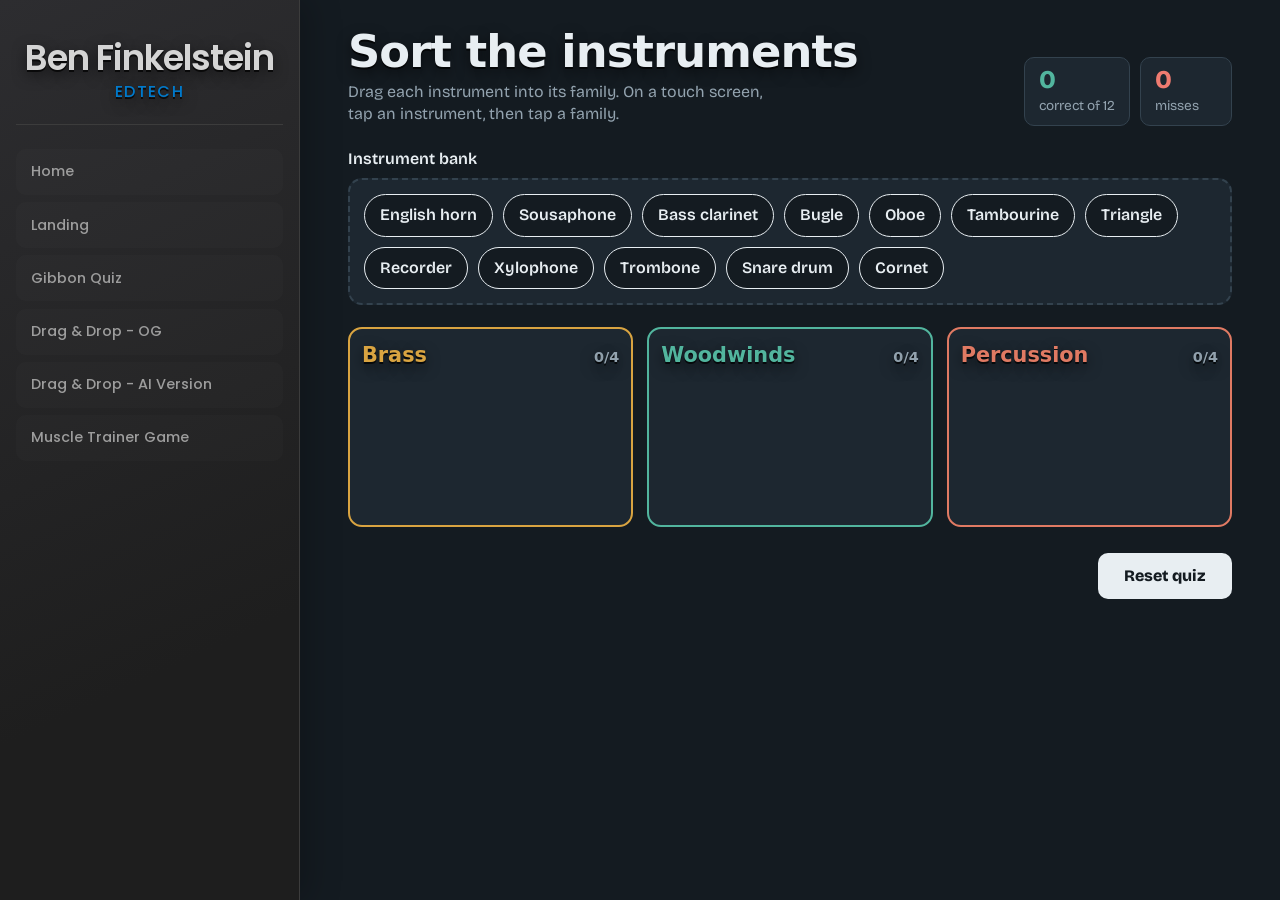
<file: drag-ai/index.html>
<!DOCTYPE html>
<html lang="en">
<head>
<meta charset="utf-8">
<meta name="viewport" content="width=device-width, initial-scale=1, viewport-fit=cover">
<script src="../Sidebar.JS" defer></script>
<title>Sort the Instruments</title>
<link href="https://fonts.googleapis.com/css2?family=Bricolage+Grotesque:wght@400;600;800&display=swap" rel="stylesheet">
  <link rel="stylesheet" href="../style.css">
<link rel="stylesheet" href="drag-ai.css">
</head>
<body>
<main>
  <header>
    <div>
      <h1>Sort the instruments</h1>
      <p class="sub">Drag each instrument into its family. On a touch screen, tap an instrument, then tap a family.</p>
    </div>
    <div class="score" aria-live="polite">
      <div class="stat good"><b id="correct">0</b><span>correct of <span id="total">12</span></span></div>
      <div class="stat bad"><b id="wrong">0</b><span>misses</span></div>
    </div>
  </header>

  <p class="bank-title">Instrument bank</p>
  <div class="bank" id="bank" data-zone="bank"></div>

  <div class="zones" id="zones"></div>

  <div class="bar">
    <p id="msg" aria-live="polite"></p>
    <button class="reset" id="reset" type="button">Reset quiz</button>
  </div>
</main>

<script>

const POOL = {
  Brass: ["Trumpet","Trombone","French horn","Tuba","Cornet","Euphonium","Flugelhorn","Bugle","Sousaphone"],
  Woodwinds: ["Flute","Clarinet","Oboe","Bassoon","Saxophone","Piccolo","English horn","Recorder","Bass clarinet"],
  Percussion: ["Snare drum","Xylophone","Timpani","Cymbals","Triangle","Marimba","Tambourine","Glockenspiel","Bass drum"]
};
const CATS = ["Brass","Woodwinds","Percussion"];
const PER_CAT = 4;

const bank = document.getElementById("bank");
const zonesEl = document.getElementById("zones");
const msg = document.getElementById("msg");
let correct = 0, wrong = 0, selected = null;

function shuffle(a){
  a = a.slice();
  for(let i=a.length-1;i>0;i--){const j=Math.floor(Math.random()*(i+1));[a[i],a[j]]=[a[j],a[i]];}
  return a;
}

function buildZones(){
  zonesEl.innerHTML = "";
  CATS.forEach(cat=>{
    const z = document.createElement("div");
    z.className = "zone"; z.dataset.cat = cat; z.dataset.zone = cat;
    z.innerHTML = `<h2>${cat}<small><span class="n">0</span>/${PER_CAT}</small></h2><div class="items"></div>`;
    zonesEl.appendChild(z);
  });
}

function newRound(){
  correct = 0; wrong = 0; selected = null;
  msg.textContent = "";
  buildZones();
  bank.innerHTML = "";
  const picks = [];
  CATS.forEach(cat=>shuffle(POOL[cat]).slice(0,PER_CAT).forEach(name=>picks.push({name,cat})));
  shuffle(picks).forEach(p=>{
    const c = document.createElement("button");
    c.type = "button"; c.className = "chip"; c.draggable = true;
    c.textContent = p.name; c.dataset.cat = p.cat;
    bank.appendChild(c);
  });
  document.getElementById("total").textContent = picks.length;
  updateScore();
}

function updateScore(){
  document.getElementById("correct").textContent = correct;
  document.getElementById("wrong").textContent = wrong;
}

function attempt(chip, zone){
  if(!chip || !zone || chip.classList.contains("locked")) return;
  const cat = zone.dataset.cat;
  if(!cat) return;
  chip.classList.remove("selected"); selected = null;
  if(chip.dataset.cat === cat){
    chip.classList.add("locked"); chip.draggable = false; chip.disabled = true;
    zone.querySelector(".items").appendChild(chip);
    zone.querySelector(".n").textContent = zone.querySelectorAll(".chip").length;
    correct++;
    msg.textContent = "Yes, " + chip.textContent + " is " + cat.toLowerCase() + ".";
    if(correct === +document.getElementById("total").textContent){
      msg.textContent = wrong === 0
        ? "Perfect score. No misses."
        : "All sorted, with " + wrong + (wrong === 1 ? " miss." : " misses.");
    }
  } else {
    wrong++;
    msg.textContent = chip.textContent + " doesn’t belong in " + cat + ". Try again.";
    chip.classList.remove("shake"); void chip.offsetWidth; chip.classList.add("shake");
    setTimeout(()=>chip.classList.remove("shake"),400);
  }
  updateScore();
}

/* Mouse drag and drop */
let dragged = null;
document.addEventListener("dragstart",e=>{
  const c = e.target.closest(".chip");
  if(!c || c.classList.contains("locked")) return;
  dragged = c; c.classList.add("dragging");
  e.dataTransfer.effectAllowed = "move";
  e.dataTransfer.setData("text/plain", c.textContent);
});
document.addEventListener("dragend",()=>{
  if(dragged) dragged.classList.remove("dragging");
  dragged = null;
  document.querySelectorAll(".over").forEach(z=>z.classList.remove("over"));
});
zonesEl.addEventListener("dragover",e=>{
  const z = e.target.closest(".zone");
  if(z){e.preventDefault(); z.classList.add("over");}
});
zonesEl.addEventListener("dragleave",e=>{
  const z = e.target.closest(".zone");
  if(z && !z.contains(e.relatedTarget)) z.classList.remove("over");
});
zonesEl.addEventListener("drop",e=>{
  e.preventDefault();
  const z = e.target.closest(".zone");
  if(z) z.classList.remove("over");
  attempt(dragged, z);
});

/* Tap or keyboard: select a chip, then choose a family */
bank.addEventListener("click",e=>{
  const c = e.target.closest(".chip");
  if(!c) return;
  if(selected) selected.classList.remove("selected");
  if(selected === c){selected = null; return;}
  selected = c; c.classList.add("selected");
  msg.textContent = "Now choose a family for " + c.textContent + ".";
});
zonesEl.addEventListener("click",e=>{
  const z = e.target.closest(".zone");
  if(z && selected) attempt(selected, z);
});

document.getElementById("reset").addEventListener("click",newRound);
newRound();
</script>
</body>
</html>
</file>
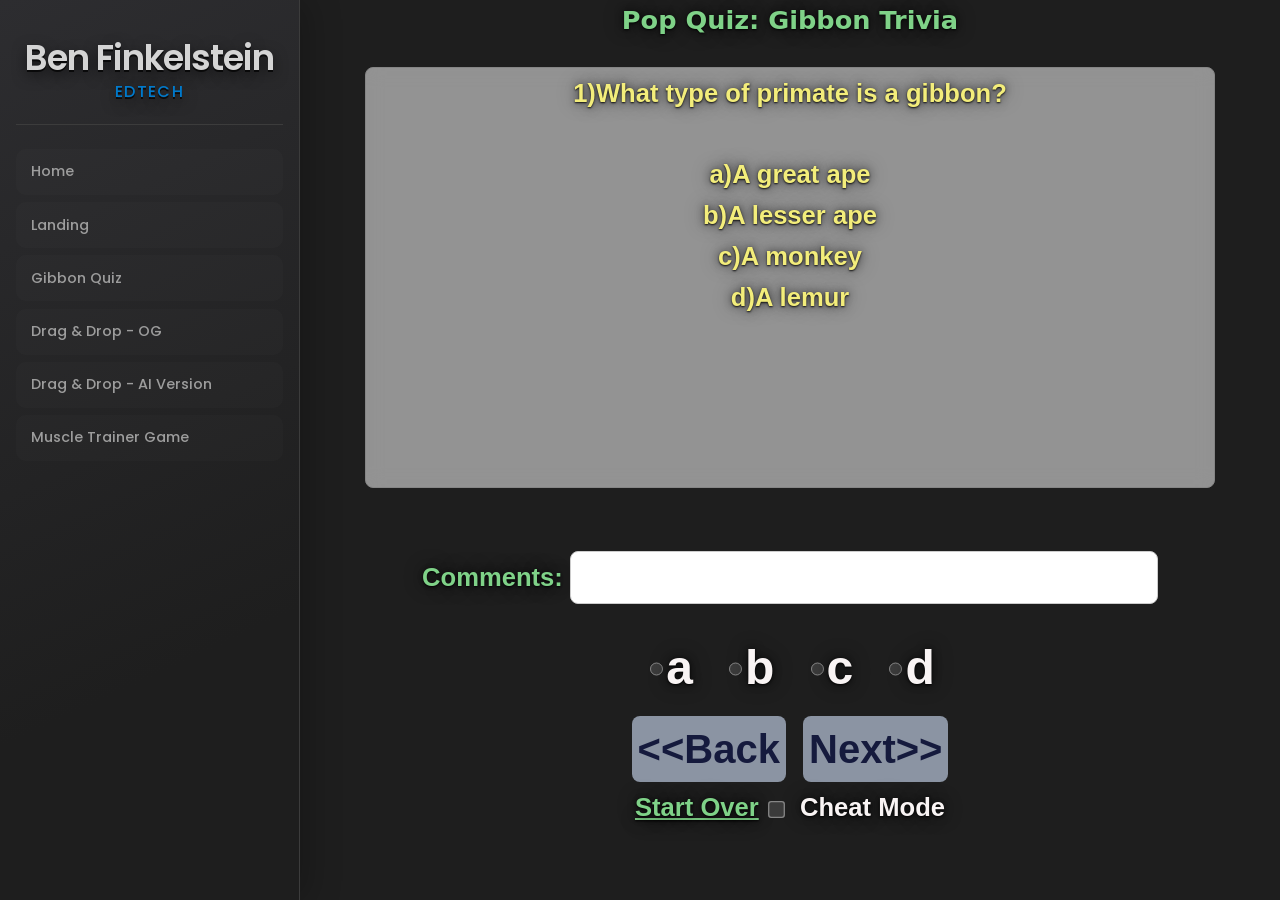
<file: gibbon-quiz/index.html>
<!DOCTYPE html>
<html lang="en">

<head>
  <meta charset="UTF-8">
  <link rel="stylesheet" href="../style.css">
  <link rel="stylesheet" href="quizcontainer.css">
  <script src="../Sidebar.JS" defer></script>
  <meta name="viewport" content="width=device-width, initial-scale=1.0">
  <title>GibbonQuiz</title>
</head>

<body>
  <div class="quiz-container">
    <table border="0" cellspacing="0" cellpadding="0" width="100%">
      <tr>
        <td width="50%">
          <form method="POST" name="instantquiz">
            <table border="0" width="100%" cellspacing="0" cellpadding="0">
              <caption><strong>Pop Quiz: Gibbon Trivia</strong></caption>
              <tr>
                <td width="100%">
                  <div align="center">
                    <center>
                      <p>
                        <textarea rows="10" name="thequestion" align="center" cols="69" wrap="virtual" readonly></textarea>
                      </p>
                </td>
              </tr>
              <tr align="center">
                <td width="50%">
                  <div align="center">
                    <center>
                      <p><strong>Comments: </strong>
                        <input type="text" name="thesolution" size="35" readonly>
                </td>
              </tr>
              <tr align="center">
                <td width="100%">
                  <div align="center">
                      <label><input type="radio" name="theresponse" value="a" onClick="responses()"> a</label>
                      <label><input type="radio" name="theresponse" value="b" onClick="responses()"> b</label>
                      <label><input type="radio" name="theresponse" value="c" onClick="responses()"> c</label>
                      <label><input type="radio" name="theresponse" value="d" onClick="responses()"> d</label>
                      <br>
                        <input type="button" value="&lt;&lt;Back" name="B1" onClick="goBack()"> 
                        <input type="button" value="Next&gt;&gt;" name="B2" onClick="goNext()">
                      <br>
                      <small>
                        <a href="#"
                          onClick="whichone=1; answered=new Array(); generatequestions(); document.instantquiz.thesolution.value=''; return false;">Start Over</a>
                      </small>
                      <input type="checkbox" name="cmode" value="ON"> <small>Cheat Mode</small>
                </td>
              </tr>
            </table>
          </form>
        </td>
      </tr>
    </table>
  </div>

  </script>
  <!-- 1. Load your questions/answers file FIRST so total, question, choice1..., solution
        and compliments exist before the quiz code runs. Use your real filename. -->
  <script language="JavaScript1.1" src="pop.js"></script>

  <!-- 2. Quiz code. This must come AFTER the form in the page. -->
  <script language="JavaScript1.1">
    // Which question is currently showing (starts at question 1)
    var whichone = 1
    //Locks answer selection after user has answered a question
    var answered = new Array()

    // Enables or disables all four bubbles at once
    //does this even work lol
    function setRadiosDisabled(state) {
      var radios = document.instantquiz.theresponse
      for (var i = 0; i < radios.length; i++) {
        radios[i].disabled = state
      }
    }
    // Shortcut to the question textarea
    var tempmn = document.instantquiz.thequestion

    // Returns the letter of the checked radio button ("a"-"d"), or null if none is checked
    function getSelectedResponse() {
      var radios = document.instantquiz.theresponse
      for (var i = 0; i < radios.length; i++) {
        if (radios[i].checked) return radios[i].value
      }
      return null
    }

    // Unchecks all radio buttons (replaces the old dropdown reset)
    function clearResponse() {
      var radios = document.instantquiz.theresponse
      for (var i = 0; i < radios.length; i++) {
        radios[i].checked = false
      }
    }

    // "<<Back" button: previous question, never below 1
    function goBack() {
      if (whichone > 1) {
        whichone--
        generatequestions()
      }
    }

    // "Next>>" button: next question, up to one past the last (the "End of quiz" screen)
    function goNext() {
      if (whichone <= total) {
        whichone++
        generatequestions()
      }
    }

    // Draws the current question and its four choices into the textarea
    function generatequestions() {
      // Uncheck all bubbles and unlock them (they may have been locked on the last question)
      clearResponse()
      setRadiosDisabled(false)

      // Clear the feedback box, unless Cheat Mode is on and we're on a real question
      if (!document.instantquiz.cmode.checked || whichone >= total + 1 || whichone <= 0)
        document.instantquiz.thesolution.value = ''

      if (whichone >= total + 1) {
        // Past the last question: show the ending message and lock the bubbles
        tempmn.value = "End of quiz"
        setRadiosDisabled(true)
      } else {
        tempmn.value = whichone + ")" + question[whichone] + "\n\n" +
          "a)" + eval('choice' + whichone + '[1]') + "\n" +
          "b)" + eval('choice' + whichone + '[2]') + "\n" +
          "c)" + eval('choice' + whichone + '[3]') + "\n" +
          "d)" + eval('choice' + whichone + '[4]')

        if (document.instantquiz.cmode.checked)
          document.instantquiz.thesolution.value = solution[whichone]

        // If this question was already answered, restore the old choice and keep it locked
        var saved = answered[whichone]
        if (saved) {
          var radios = document.instantquiz.theresponse
          for (var i = 0; i < radios.length; i++) {
            if (radios[i].value == saved.choice) radios[i].checked = true
          }
          document.instantquiz.thesolution.value = saved.feedback
          setRadiosDisabled(true)
        }
      }
    }

    // Runs when a radio button is clicked: checks the answer and shows feedback
    function responses() {
      var chosen = getSelectedResponse()

      // Nothing selected, End of quiz screen, or already answered: do nothing
      if (chosen === null || whichone > total || answered[whichone]) return

      var message
      if (chosen != solution[whichone])
        message = "Sorry, the correct answer is " + solution[whichone]
      else
        message = compliments[Math.floor(Math.random() * compliments.length)]

      document.instantquiz.thesolution.value = message

      // Save the result and lock the bubbles so there's no second try
      answered[whichone] = { choice: chosen, feedback: message }
      setRadiosDisabled(true)
    }

    // Next button should only advances if an answer has been selected
    function goNext() {
      // Already on the "End of quiz" screen: nothing left to advance to
      if (whichone > total) return

      if (getSelectedResponse() === null) {
        document.instantquiz.thesolution.value = "Please select an answer before continuing."
        return
      }
      whichone++
      generatequestions()
    }
    generatequestions()
  </script>

  </script>
  <script src="script.js"></script>
  </div>
</body>

</html>
</file>
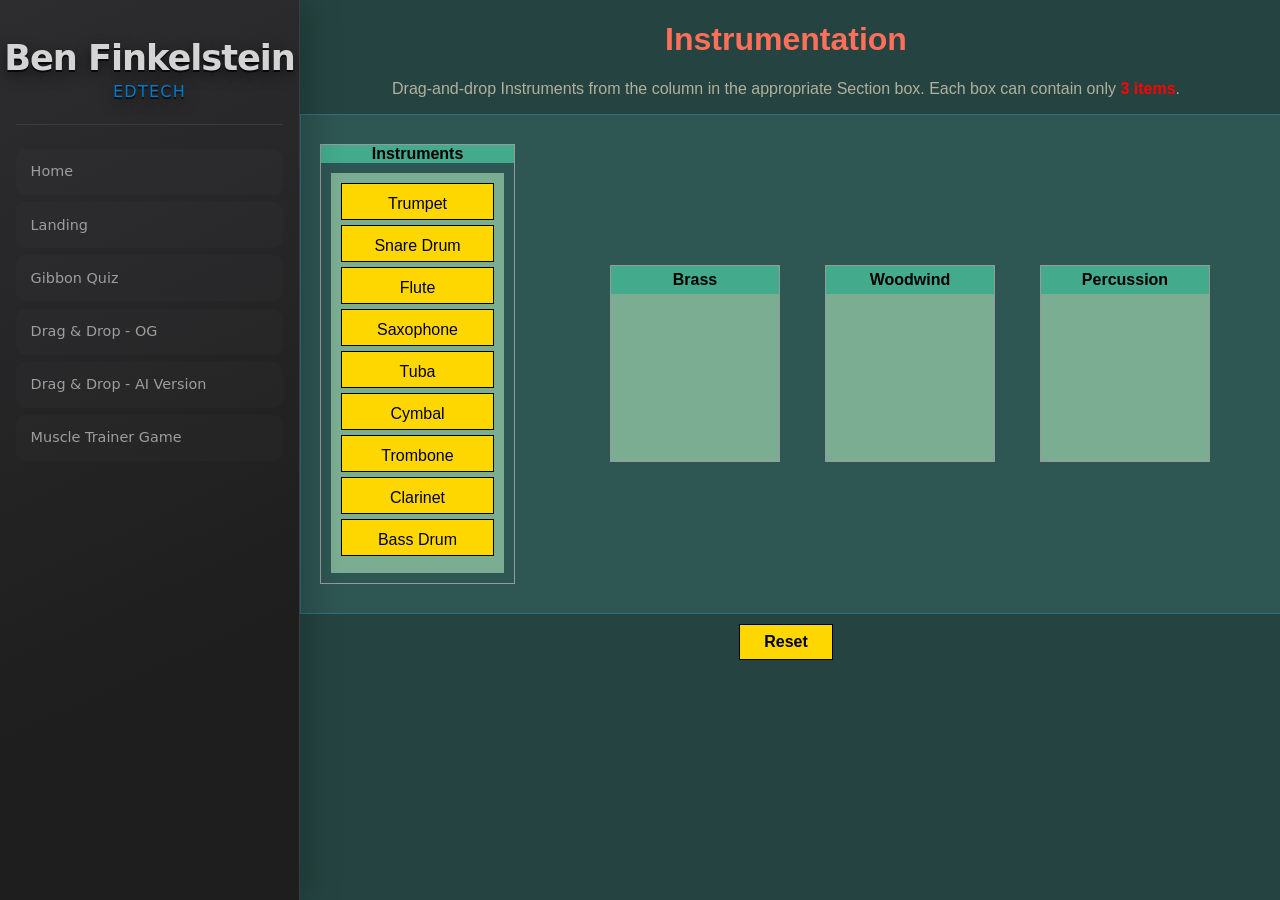
<file: drag.html>
<!DOCTYPE HTML PUBLIC "-//W3C//DTD HTML 4.01//EN" "http://www.w3.org/TR/html4/strict.dtd">
<html>

<head>
<meta http-equiv="content-type" content="text/html; charset=UTF-8">
<script src="Sidebar.JS" defer></script>
	<title>Drag and Drop Quiz</title>
	
	 <link rel="stylesheet" href="dragdrop-container.css">
	
	
	<script type="text/javascript">
	
	/* VARIABLES YOU COULD MODIFY */
var boxSizeArray = [3,3,3,3,3,3,3];   // How many items fit in each right-column box

var arrow_offsetX = -10;
var arrow_offsetY = 0;
var arrow_offsetX_firefox = -10;
var arrow_offsetY_firefox = 0;

var verticalSpaceBetweenListItems = 12;  // Was 3: too small, clipped the 3rd item

var initShuffleItems = true;
var indicateDestionationByUseOfArrow = true;  // false = dotted drop box instead of arrow
var lockedAfterDrag = false;
/* END VARIABLES YOU COULD MODIFY */

var dragDropTopContainer = false;
var dragTimer = -1;
var dragContentObj = false;
var contentToBeDragged = false;
var contentToBeDragged_src = false;
var contentToBeDragged_next = false;
var destinationObj = false;
var dragDropIndicator = false;
var ulPositionArray = new Array();
var mouseoverObj = false;

var MSIE = navigator.userAgent.indexOf('MSIE')>=0?true:false;
var navigatorVersion = navigator.appVersion.replace(/.*?MSIE (\d\.\d).*/g,'$1')/1;
var destinationBoxes = new Array();
var indicateDestinationBox = false;

function getScrollTop(){
    return Math.max(window.pageYOffset||0, document.documentElement.scrollTop, document.body.scrollTop);
}
    
function getScrollLeft(){
    return Math.max(window.pageXOffset||0, document.documentElement.scrollLeft, document.body.scrollLeft);
}
    
function getTopPos(inputObj)
{
    return inputObj.getBoundingClientRect().top + getScrollTop();
}
    
function getLeftPos(inputObj)
{
    return inputObj.getBoundingClientRect().left + getScrollLeft();
}

function cancelEvent()
{
    return false;
}

/* Re-measure every drop zone so positions are never stale */
function updatePositions()
{
    for(var no=0;no<ulPositionArray.length;no++){
        var ul = ulPositionArray[no]['obj'];
        var r = ul.getBoundingClientRect();
        ulPositionArray[no]['left'] = r.left + getScrollLeft();
        ulPositionArray[no]['top'] = r.top + getScrollTop();
        ulPositionArray[no]['width'] = r.width;
        ulPositionArray[no]['height'] = r.height;
    }
}

function initDrag(e)    // Mouse button is pressed down on a LI
{
    if(document.all)e = event;
    if(lockedAfterDrag && this.parentNode.id!='allItems')return;
    updatePositions();

    var st = Math.max(document.body.scrollTop,document.documentElement.scrollTop);
    var sl = Math.max(document.body.scrollLeft,document.documentElement.scrollLeft);

    dragTimer = 0;
    dragContentObj.style.left = e.clientX + sl + 'px';
    dragContentObj.style.top = e.clientY + st + 'px';
    contentToBeDragged = this;
    contentToBeDragged_src = this.parentNode;
    contentToBeDragged_next = false;
    if(this.nextSibling){
        contentToBeDragged_next = this.nextSibling;
        if(!this.tagName && contentToBeDragged_next.nextSibling)contentToBeDragged_next = contentToBeDragged_next.nextSibling;
    }
    timerDrag();
    return false;
}

function everythingIsCorrect()
{
    alert('Congratulations! Everything is correct');
}

function timerDrag()
{
    if(dragTimer>=0 && dragTimer<10){
        dragTimer++;
        setTimeout(timerDrag,10);
        return;
    }
    if(dragTimer==10){
        dragContentObj.style.display='block';
        dragContentObj.appendChild(contentToBeDragged);
    }
}

function moveDragContent(e)
{
    if(dragTimer<10){
        if(contentToBeDragged){
            if(contentToBeDragged_next){
                contentToBeDragged_src.insertBefore(contentToBeDragged,contentToBeDragged_next);
            }else{
                contentToBeDragged_src.appendChild(contentToBeDragged);
            }
        }
        return;
    }
    if(document.all)e = event;
    var st = Math.max(document.body.scrollTop,document.documentElement.scrollTop);
    var sl = Math.max(document.body.scrollLeft,document.documentElement.scrollLeft);

    dragContentObj.style.left = e.clientX + sl + 'px';
    dragContentObj.style.top = e.clientY + st + 'px';

    if(mouseoverObj)mouseoverObj.className='';
    destinationObj = false;
    dragDropIndicator.style.display='none';
    if(indicateDestinationBox)indicateDestinationBox.style.display='none';
    var x = e.clientX + sl;
    var y = e.clientY + st;
    var width = dragContentObj.offsetWidth;
    var height = dragContentObj.offsetHeight;

    var tmpOffsetX = arrow_offsetX;
    var tmpOffsetY = arrow_offsetY;
    if(!document.all){
        tmpOffsetX = arrow_offsetX_firefox;
        tmpOffsetY = arrow_offsetY_firefox;
    }

    for(var no=0;no<ulPositionArray.length;no++){
        var ul_leftPos = ulPositionArray[no]['left'];
        var ul_topPos = ulPositionArray[no]['top'];
        var ul_height = ulPositionArray[no]['height'];
        var ul_width = ulPositionArray[no]['width'];

       if(x > ul_leftPos && x < (ul_leftPos + ul_width) && y > ul_topPos && y < (ul_topPos + ul_height)){
            var noExisting = ulPositionArray[no]['obj'].getElementsByTagName('LI').length;
            if(indicateDestinationBox && indicateDestinationBox.parentNode==ulPositionArray[no]['obj'])noExisting--;
            if(noExisting<boxSizeArray[no-1] || no==0){
                dragDropIndicator.style.left = ul_leftPos + tmpOffsetX + 'px';
                var subLi = ulPositionArray[no]['obj'].getElementsByTagName('LI');
                for(var liIndex=0;liIndex<subLi.length;liIndex++){
                    var tmpTop = getTopPos(subLi[liIndex]);
                    if(!indicateDestionationByUseOfArrow){
                        if(y<tmpTop){
                            destinationObj = subLi[liIndex];
                            indicateDestinationBox.style.display='block';
                            subLi[liIndex].parentNode.insertBefore(indicateDestinationBox,subLi[liIndex]);
                            break;
                        }
                    }else{
                        if(y<tmpTop){
                            destinationObj = subLi[liIndex];
                            dragDropIndicator.style.top = tmpTop + tmpOffsetY - Math.round(dragDropIndicator.clientHeight/2) + 'px';
                            dragDropIndicator.style.display='block';
                            break;
                        }
                    }
                }

                if(!indicateDestionationByUseOfArrow){
                    if(indicateDestinationBox.style.display=='none'){
                        indicateDestinationBox.style.display='block';
                        ulPositionArray[no]['obj'].appendChild(indicateDestinationBox);
                    }
                }else{
                    if(subLi.length>0 && dragDropIndicator.style.display=='none'){
                        dragDropIndicator.style.top = getTopPos(subLi[subLi.length-1]) + subLi[subLi.length-1].offsetHeight + tmpOffsetY + 'px';
                        dragDropIndicator.style.display='block';
                    }
                    if(subLi.length==0){
                        dragDropIndicator.style.top = ul_topPos + arrow_offsetY + 'px';
                        dragDropIndicator.style.display='block';
                    }
                }

                if(!destinationObj)destinationObj = ulPositionArray[no]['obj'];
                mouseoverObj = ulPositionArray[no]['obj'].parentNode;
                mouseoverObj.className='mouseover';
                return;
            }
        }
    }
}

function checkAnswers()
{
    for(var no=0;no<destinationBoxes.length;no++){
        var subLis = destinationBoxes[no].getElementsByTagName('LI');
        if(subLis.length<boxSizeArray[no])return;

        for(var no2=0;no2<subLis.length;no2++){
            if(subLis[no2].className=='wrongAnswer')return;
        }
    }
    everythingIsCorrect();
}

/* End dragging: put <LI> into a destination or back where it came from */
function dragDropEnd(e)
{
    if(dragTimer==-1)return;
    if(dragTimer<10){
        dragTimer = -1;
        return;
    }
    dragTimer = -1;
    if(document.all)e = event;
    if(destinationObj){
        var groupId = contentToBeDragged.getAttribute('groupId');
        if(!groupId)groupId = contentToBeDragged.groupId;

        var destinationToCheckOn = destinationObj;
        if(destinationObj.tagName!='UL'){
            destinationToCheckOn = destinationObj.parentNode;
        }

        var answerCheck = false;
        if(groupId == destinationToCheckOn.id){
            contentToBeDragged.className = 'correctAnswer';
            answerCheck=true;
        }else{
            contentToBeDragged.className = 'wrongAnswer';
        }
        if(destinationObj.id=='allItems' || destinationObj.parentNode.id=='allItems')contentToBeDragged.className='';

        if(destinationObj.tagName=='UL'){
            destinationObj.appendChild(contentToBeDragged);
        }else{
            destinationObj.parentNode.insertBefore(contentToBeDragged,destinationObj);
        }
        mouseoverObj.className='';
        destinationObj = false;
        dragDropIndicator.style.display='none';
        if(indicateDestinationBox){
            indicateDestinationBox.style.display='none';
            document.body.appendChild(indicateDestinationBox);
        }

        contentToBeDragged = false;

        if(answerCheck)checkAnswers();

        return;
    }
    if(contentToBeDragged_next){
        contentToBeDragged_src.insertBefore(contentToBeDragged,contentToBeDragged_next);
    }else{
        contentToBeDragged_src.appendChild(contentToBeDragged);
    }
    contentToBeDragged = false;
    dragDropIndicator.style.display='none';
    if(indicateDestinationBox){
        indicateDestinationBox.style.display='none';
        document.body.appendChild(indicateDestinationBox);
    }
    mouseoverObj = false;
}

/* Preparing data to be saved */
function saveDragDropNodes()
{
    var saveString = "";
    var uls = dragDropTopContainer.getElementsByTagName('UL');
    for(var no=0;no<uls.length;no++){
        var lis = uls[no].getElementsByTagName('LI');
        for(var no2=0;no2<lis.length;no2++){
            if(saveString.length>0)saveString = saveString + ";";
            saveString = saveString + uls[no].id + '|' + lis[no2].id;
        }
    }
    document.getElementById('saveContent').innerHTML = '<h1>Ready to save these nodes:</h1> ' + saveString.replace(/;/g,';<br>') + '<p>Format: ID of ul |(pipe) ID of li;(semicolon)</p>';
}

function initDragDropScript()
{
    dragContentObj = document.getElementById('dragContent');
    dragDropIndicator = document.getElementById('dragDropIndicator');
    dragDropTopContainer = document.getElementById('dhtmlgoodies_dragDropContainer');
    document.documentElement.onselectstart = cancelEvent;
    var listItems = dragDropTopContainer.getElementsByTagName('LI');
    var itemHeight = false;
    for(var no=0;no<listItems.length;no++){
        listItems[no].onmousedown = initDrag;
        listItems[no].onselectstart = cancelEvent;
        if(!itemHeight)itemHeight = listItems[no].offsetHeight;
        if(MSIE && navigatorVersion/1<6){
            listItems[no].style.cursor='hand';
        }
    }

    var mainContainer = document.getElementById('dhtmlgoodies_mainContainer');
    var uls = mainContainer.getElementsByTagName('UL');
    itemHeight = itemHeight + verticalSpaceBetweenListItems;
    for(var no=0;no<uls.length;no++){
        uls[no].style.height = itemHeight * boxSizeArray[no] + 'px';
        destinationBoxes[destinationBoxes.length] = uls[no];
    }

    document.documentElement.onmousemove = moveDragContent;
    document.documentElement.onmouseup = dragDropEnd;

    var ulArray = dragDropTopContainer.getElementsByTagName('UL');
    for(var no=0;no<ulArray.length;no++){
        ulPositionArray[no] = new Array();
        ulPositionArray[no]['obj'] = ulArray[no];
    }
    updatePositions();

    if(initShuffleItems){
        var allItemsObj = document.getElementById('allItems');
        var initItems = allItemsObj.getElementsByTagName('LI');

        for(var no=0;no<(initItems.length*10);no++){
            var itemIndex = Math.floor(Math.random()*initItems.length);
            allItemsObj.appendChild(initItems[itemIndex]);
        }
    }
    if(!indicateDestionationByUseOfArrow){
        indicateDestinationBox = document.createElement('LI');
        indicateDestinationBox.id = 'indicateDestination';
        indicateDestinationBox.style.display='none';
        document.body.appendChild(indicateDestinationBox);
    }
}


    function resetQuiz()
{
    var allItemsObj = document.getElementById('allItems');

    // Move every placed item back to the instruments list and clear red/green
    for(var no=0;no<destinationBoxes.length;no++){
        var placed = destinationBoxes[no].getElementsByTagName('LI');
        while(placed.length>0){
            placed[0].className = '';
            allItemsObj.appendChild(placed[0]);
        }
    }

    // Clear any leftover colors in the instruments list
    var listItems = allItemsObj.getElementsByTagName('LI');
    for(var no=0;no<listItems.length;no++){
        listItems[no].className = '';
    }

    // Clear any hover highlight or drag indicators
    if(mouseoverObj){ mouseoverObj.className = ''; mouseoverObj = false; }
    destinationObj = false;
    contentToBeDragged = false;
    dragDropIndicator.style.display = 'none';
    if(indicateDestinationBox) indicateDestinationBox.style.display = 'none';

    // Re-shuffle
    if(initShuffleItems){
        for(var no=0;no<(listItems.length*10);no++){
            var itemIndex = Math.floor(Math.random()*listItems.length);
            allItemsObj.appendChild(listItems[itemIndex]);
        }
    }

    document.getElementById('saveContent').innerHTML = '';
    updatePositions();
}

window.onload = initDragDropScript;
window.onresize = updatePositions;
	
	</script>
  
</head>
<body>
<h1 align="center">Instrumentation</h1>
<p> Drag-and-drop Instruments from the column in the appropriate Section box. Each box can contain only <span class="style1">3 items</span>. </p>
<div id="dhtmlgoodies_dragDropContainer" align='center'>
	<div id="dhtmlgoodies_listOfItems">
		<div class="">
			<p>Instruments</p>		
		<ul id="allItems">
			
		<li id="node7" groupid="box2">Flute</li><li class="" id="node15" groupid="box3">Snare Drum</li><li class="" id="node19" groupid="box1">Trumpet</li>
		<li id="node9" groupid="box1">Trombone</li><li class="" id="node10" groupid="box2">Clarinet</li><li class="" id="node8" groupid="box3">Bass Drum</li><li id="node3" groupid="box2">Saxophone</li><li id="node2" groupid="box3">Cymbal</li><li id="node16" groupid="box1">Tuba</li></ul>
		</div>
	</div>	
	<div id="dhtmlgoodies_mainContainer">
		<!-- ONE <UL> for each "room" -->
		<div class="">
			<p>Brass</p>
			<ul style="height: 72px;" id="box1">
			</ul>
		</div>
		<div class="">		
			<p>Woodwind</p>
			<ul style="height: 72px;" id="box2"></ul>
		</div>
		
		<div>
		  <p>Percussion</p>
			<ul style="height: 72px;" id="box3"></ul>
		</div>
		
		
	</div>
</div>
  
  <div id="resetWrap">
    <button type="button" id="resetBtn" onclick="resetQuiz()">Reset</button>
</div>
  
<ul id="dragContent" style="position:absolute; display:none; left:0; top:0; width:150px; margin:0; padding:0; list-style:none; z-index:1000; pointer-events:none;"></ul>
<div id="dragDropIndicator" style="position:absolute; display:none; left:0; top:0; z-index:1000;"><img src="insert.gif"></div>
<div id="saveContent"></div>
</body>
</html>
</file>
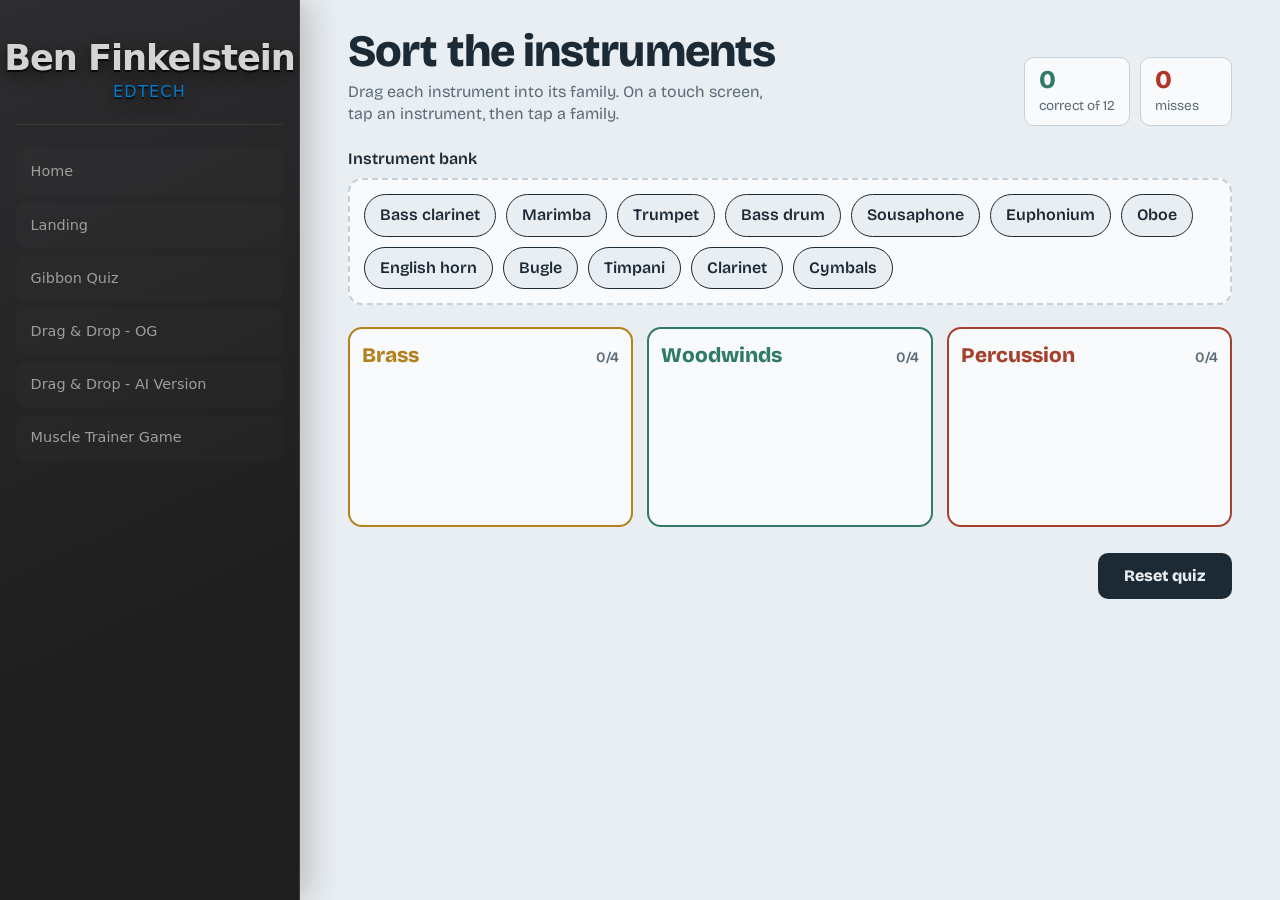
<file: DragAI.html>
<!DOCTYPE html>
<html lang="en">
<head>
<meta charset="utf-8">
<meta name="viewport" content="width=device-width, initial-scale=1, viewport-fit=cover">
<script src="Sidebar.JS" defer></script>
<title>Sort the Instruments</title>
<link href="https://fonts.googleapis.com/css2?family=Bricolage+Grotesque:wght@400;600;800&display=swap" rel="stylesheet">
<style>
:root{
  box-sizing:border-box;
  padding-top:env(safe-area-inset-top,0px);
  padding-bottom:env(safe-area-inset-bottom,0px);
  --bg:#e9eef2; --surface:#f8fafb; --ink:#1c2a36; --muted:#5b6b78; --line:#c5d0d8;
  --brass:#b4811f; --wood:#2f7a68; --perc:#a6402c; --good:#2f7a68; --bad:#b3342b;
  color-scheme:light;
}
@media (prefers-color-scheme:dark){
  :root:not([data-theme="light"]){
    --bg:#141b21; --surface:#1d2730; --ink:#e8eef2; --muted:#93a3af; --line:#33424e;
    --brass:#d9a441; --wood:#52b59e; --perc:#e07a63; --good:#52b59e; --bad:#ef7b70;
    color-scheme:dark;
  }
}
:root[data-theme="dark"]{
  --bg:#141b21; --surface:#1d2730; --ink:#e8eef2; --muted:#93a3af; --line:#33424e;
  --brass:#d9a441; --wood:#52b59e; --perc:#e07a63; --good:#52b59e; --bad:#ef7b70;
  color-scheme:dark;
}
html{scroll-padding-top:env(safe-area-inset-top,0px)}
*,*::before,*::after{box-sizing:inherit}
body{margin:0;background:var(--bg);color:var(--ink);font-family:"Bricolage Grotesque",system-ui,-apple-system,"Segoe UI",sans-serif;line-height:1.4}
main{max-width:920px;margin:0 auto;padding:28px 18px 40px}
header{display:flex;flex-wrap:wrap;align-items:flex-end;justify-content:space-between;gap:14px;margin-bottom:22px}
h1{margin:0;font-size:clamp(1.8rem,5vw,2.8rem);font-weight:800;letter-spacing:-.02em;line-height:1.05}
.sub{margin:6px 0 0;color:var(--muted);max-width:44ch}
.score{display:flex;gap:10px}
.stat{background:var(--surface);border:1.5px solid var(--line);border-radius:10px;padding:8px 14px;min-width:92px}
.stat b{display:block;font-size:1.6rem;font-weight:800;line-height:1.1}
.stat span{font-size:.85rem;color:var(--muted)}
.stat.good b{color:var(--good)} .stat.bad b{color:var(--bad)}

.bank{background:var(--surface);border:2px dashed var(--line);border-radius:14px;padding:14px;min-height:96px;display:flex;flex-wrap:wrap;gap:10px;margin-bottom:22px;transition:border-color .15s}
.bank-title{margin:0 0 8px;font-weight:600}
.bank:empty::after{content:"Every instrument is sorted.";color:var(--muted);margin:auto}

.chip{font:inherit;font-weight:600;font-size:1rem;padding:9px 15px;border-radius:999px;border:1.5px solid var(--ink);background:var(--bg);color:var(--ink);cursor:grab;user-select:none;touch-action:manipulation}
.chip:active{cursor:grabbing}
.chip:focus-visible{outline:3px solid var(--brass);outline-offset:2px}
.chip.dragging{opacity:.35}
.chip.selected{background:var(--ink);color:var(--bg)}
.chip.locked{cursor:default;border-color:transparent;color:#fff}
.chip.shake{animation:shake .35s;border-color:var(--bad);color:var(--bad)}
@keyframes shake{25%{transform:translateX(-6px)}75%{transform:translateX(6px)}}
@media (prefers-reduced-motion:reduce){.chip.shake{animation:none}}

.zones{display:grid;grid-template-columns:repeat(3,1fr);gap:14px}
@media (max-width:700px){.zones{grid-template-columns:1fr}}
.zone{--c:var(--ink);background:var(--surface);border:2px solid var(--c);border-radius:14px;padding:12px;min-height:200px;display:flex;flex-direction:column;gap:8px;transition:background .15s,transform .15s}
.zone[data-cat="Brass"]{--c:var(--brass)}
.zone[data-cat="Woodwinds"]{--c:var(--wood)}
.zone[data-cat="Percussion"]{--c:var(--perc)}
.zone h2{margin:0;font-size:1.3rem;font-weight:800;color:var(--c);display:flex;justify-content:space-between;align-items:baseline}
.zone h2 small{font-size:.9rem;font-weight:600;color:var(--muted)}
.zone.over{background:color-mix(in srgb,var(--c) 14%,var(--surface));transform:scale(1.015)}
.zone .items{display:flex;flex-wrap:wrap;gap:8px;align-content:flex-start;flex:1}
.zone .chip.locked{background:var(--c)}

.bar{display:flex;flex-wrap:wrap;align-items:center;justify-content:space-between;gap:14px;margin-top:26px}
#msg{margin:0;font-weight:600;min-height:1.4em}
button.reset{font:inherit;font-weight:800;padding:12px 26px;border-radius:10px;border:none;background:var(--ink);color:var(--bg);cursor:pointer}
button.reset:hover{filter:brightness(1.15)}
button.reset:focus-visible{outline:3px solid var(--brass);outline-offset:3px}
</style>
</head>
<body>
<main>
  <header>
    <div>
      <h1>Sort the instruments</h1>
      <p class="sub">Drag each instrument into its family. On a touch screen, tap an instrument, then tap a family.</p>
    </div>
    <div class="score" aria-live="polite">
      <div class="stat good"><b id="correct">0</b><span>correct of <span id="total">12</span></span></div>
      <div class="stat bad"><b id="wrong">0</b><span>misses</span></div>
    </div>
  </header>

  <p class="bank-title">Instrument bank</p>
  <div class="bank" id="bank" data-zone="bank"></div>

  <div class="zones" id="zones"></div>

  <div class="bar">
    <p id="msg" aria-live="polite"></p>
    <button class="reset" id="reset" type="button">Reset quiz</button>
  </div>
</main>

<script>

const POOL = {
  Brass: ["Trumpet","Trombone","French horn","Tuba","Cornet","Euphonium","Flugelhorn","Bugle","Sousaphone"],
  Woodwinds: ["Flute","Clarinet","Oboe","Bassoon","Saxophone","Piccolo","English horn","Recorder","Bass clarinet"],
  Percussion: ["Snare drum","Xylophone","Timpani","Cymbals","Triangle","Marimba","Tambourine","Glockenspiel","Bass drum"]
};
const CATS = ["Brass","Woodwinds","Percussion"];
const PER_CAT = 4;

const bank = document.getElementById("bank");
const zonesEl = document.getElementById("zones");
const msg = document.getElementById("msg");
let correct = 0, wrong = 0, selected = null;

function shuffle(a){
  a = a.slice();
  for(let i=a.length-1;i>0;i--){const j=Math.floor(Math.random()*(i+1));[a[i],a[j]]=[a[j],a[i]];}
  return a;
}

function buildZones(){
  zonesEl.innerHTML = "";
  CATS.forEach(cat=>{
    const z = document.createElement("div");
    z.className = "zone"; z.dataset.cat = cat; z.dataset.zone = cat;
    z.innerHTML = `<h2>${cat}<small><span class="n">0</span>/${PER_CAT}</small></h2><div class="items"></div>`;
    zonesEl.appendChild(z);
  });
}

function newRound(){
  correct = 0; wrong = 0; selected = null;
  msg.textContent = "";
  buildZones();
  bank.innerHTML = "";
  const picks = [];
  CATS.forEach(cat=>shuffle(POOL[cat]).slice(0,PER_CAT).forEach(name=>picks.push({name,cat})));
  shuffle(picks).forEach(p=>{
    const c = document.createElement("button");
    c.type = "button"; c.className = "chip"; c.draggable = true;
    c.textContent = p.name; c.dataset.cat = p.cat;
    bank.appendChild(c);
  });
  document.getElementById("total").textContent = picks.length;
  updateScore();
}

function updateScore(){
  document.getElementById("correct").textContent = correct;
  document.getElementById("wrong").textContent = wrong;
}

function attempt(chip, zone){
  if(!chip || !zone || chip.classList.contains("locked")) return;
  const cat = zone.dataset.cat;
  if(!cat) return;
  chip.classList.remove("selected"); selected = null;
  if(chip.dataset.cat === cat){
    chip.classList.add("locked"); chip.draggable = false; chip.disabled = true;
    zone.querySelector(".items").appendChild(chip);
    zone.querySelector(".n").textContent = zone.querySelectorAll(".chip").length;
    correct++;
    msg.textContent = "Yes, " + chip.textContent + " is " + cat.toLowerCase() + ".";
    if(correct === +document.getElementById("total").textContent){
      msg.textContent = wrong === 0
        ? "Perfect score. No misses."
        : "All sorted, with " + wrong + (wrong === 1 ? " miss." : " misses.");
    }
  } else {
    wrong++;
    msg.textContent = chip.textContent + " doesn’t belong in " + cat + ". Try again.";
    chip.classList.remove("shake"); void chip.offsetWidth; chip.classList.add("shake");
    setTimeout(()=>chip.classList.remove("shake"),400);
  }
  updateScore();
}

/* Mouse drag and drop */
let dragged = null;
document.addEventListener("dragstart",e=>{
  const c = e.target.closest(".chip");
  if(!c || c.classList.contains("locked")) return;
  dragged = c; c.classList.add("dragging");
  e.dataTransfer.effectAllowed = "move";
  e.dataTransfer.setData("text/plain", c.textContent);
});
document.addEventListener("dragend",()=>{
  if(dragged) dragged.classList.remove("dragging");
  dragged = null;
  document.querySelectorAll(".over").forEach(z=>z.classList.remove("over"));
});
zonesEl.addEventListener("dragover",e=>{
  const z = e.target.closest(".zone");
  if(z){e.preventDefault(); z.classList.add("over");}
});
zonesEl.addEventListener("dragleave",e=>{
  const z = e.target.closest(".zone");
  if(z && !z.contains(e.relatedTarget)) z.classList.remove("over");
});
zonesEl.addEventListener("drop",e=>{
  e.preventDefault();
  const z = e.target.closest(".zone");
  if(z) z.classList.remove("over");
  attempt(dragged, z);
});

/* Tap or keyboard: select a chip, then choose a family */
bank.addEventListener("click",e=>{
  const c = e.target.closest(".chip");
  if(!c) return;
  if(selected) selected.classList.remove("selected");
  if(selected === c){selected = null; return;}
  selected = c; c.classList.add("selected");
  msg.textContent = "Now choose a family for " + c.textContent + ".";
});
zonesEl.addEventListener("click",e=>{
  const z = e.target.closest(".zone");
  if(z && selected) attempt(selected, z);
});

document.getElementById("reset").addEventListener("click",newRound);
newRound();
</script>
</body>
</html>
</file>
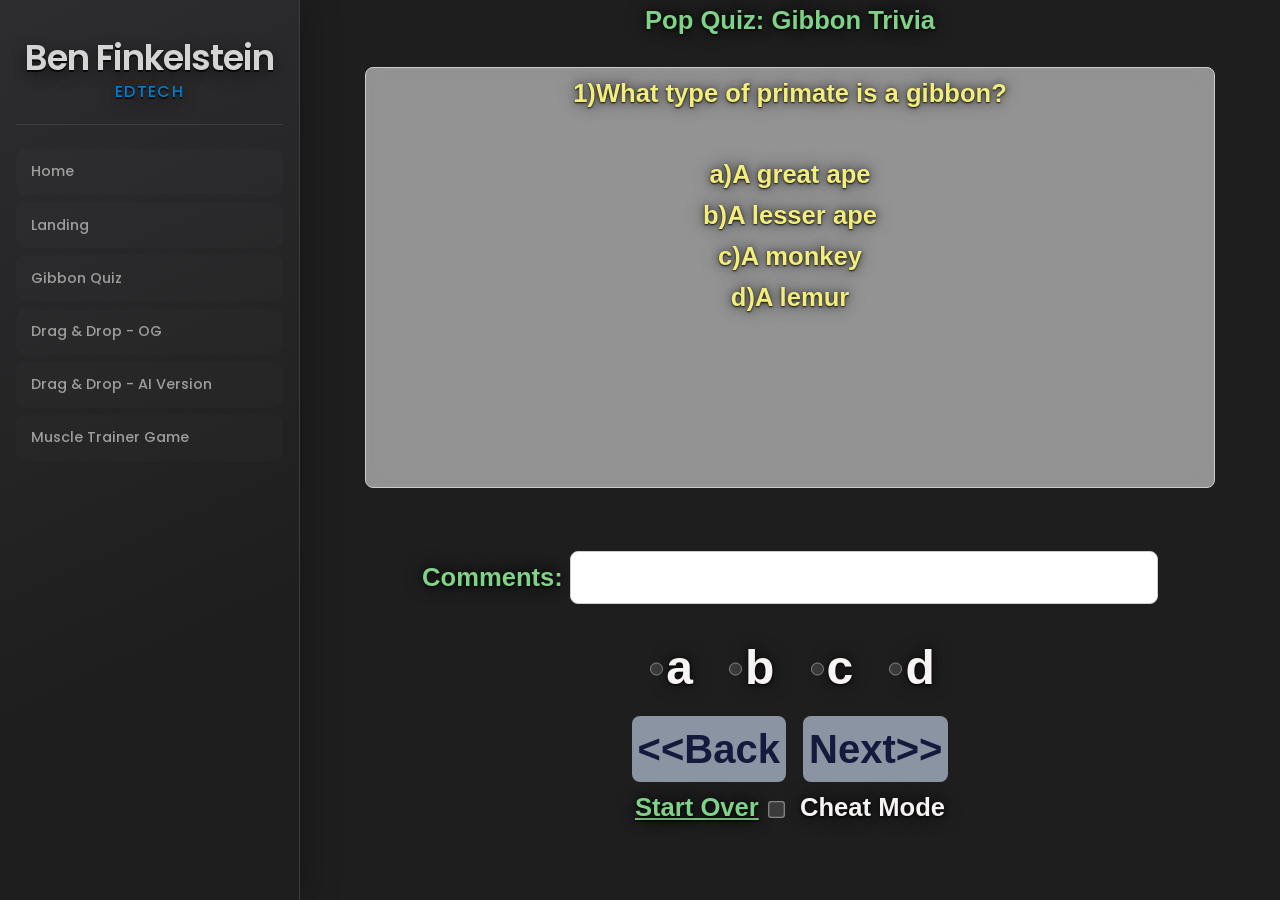
<file: gibbonquiz.html>
<!DOCTYPE html>
<html lang="en">

<head>
  <meta charset="UTF-8">
  <link rel="stylesheet" href="style.css">
  <link rel="stylesheet" href="quizcontainer.css">
  <script src="Sidebar.JS" defer></script>
  <meta name="viewport" content="width=device-width, initial-scale=1.0">
  <title>GibbonQuiz</title>
</head>

<body>
  <div class="quiz-container">
    <table border="0" cellspacing="0" cellpadding="0" width="100%">
      <tr>
        <td width="50%">
          <form method="POST" name="instantquiz">
            <table border="0" width="100%" cellspacing="0" cellpadding="0">
              <caption><strong>Pop Quiz: Gibbon Trivia</strong></caption>
              <tr>
                <td width="100%">
                  <div align="center">
                    <center>
                      <p>
                        <textarea rows="10" name="thequestion" align="center" cols="69" wrap="virtual" readonly></textarea>
                      </p>
                </td>
              </tr>
              <tr align="center">
                <td width="50%">
                  <div align="center">
                    <center>
                      <p><strong>Comments: </strong>
                        <input type="text" name="thesolution" size="35" readonly>
                </td>
              </tr>
              <tr align="center">
                <td width="100%">
                  <div align="center">
                      <label><input type="radio" name="theresponse" value="a" onClick="responses()"> a</label>
                      <label><input type="radio" name="theresponse" value="b" onClick="responses()"> b</label>
                      <label><input type="radio" name="theresponse" value="c" onClick="responses()"> c</label>
                      <label><input type="radio" name="theresponse" value="d" onClick="responses()"> d</label>
                      <br>
                        <input type="button" value="&lt;&lt;Back" name="B1" onClick="goBack()"> 
                        <input type="button" value="Next&gt;&gt;" name="B2" onClick="goNext()">
                      <br>
                      <small>
                        <a href="#"
                          onClick="whichone=1; answered=new Array(); generatequestions(); document.instantquiz.thesolution.value=''; return false;">Start Over</a>
                      </small>
                      <input type="checkbox" name="cmode" value="ON"> <small>Cheat Mode</small>
                </td>
              </tr>
            </table>
          </form>
        </td>
      </tr>
    </table>
  </div>

  </script>
  <!-- 1. Load your questions/answers file FIRST so total, question, choice1..., solution
        and compliments exist before the quiz code runs. Use your real filename. -->
  <script language="JavaScript1.1" src="../pop.js"></script>

  <!-- 2. Quiz code. This must come AFTER the form in the page. -->
  <script language="JavaScript1.1">
    // Which question is currently showing (starts at question 1)
    var whichone = 1
    //Locks answer selection after user has answered a question
    var answered = new Array()

    // Enables or disables all four bubbles at once
    //does this even work lol
    function setRadiosDisabled(state) {
      var radios = document.instantquiz.theresponse
      for (var i = 0; i < radios.length; i++) {
        radios[i].disabled = state
      }
    }
    // Shortcut to the question textarea
    var tempmn = document.instantquiz.thequestion

    // Returns the letter of the checked radio button ("a"-"d"), or null if none is checked
    function getSelectedResponse() {
      var radios = document.instantquiz.theresponse
      for (var i = 0; i < radios.length; i++) {
        if (radios[i].checked) return radios[i].value
      }
      return null
    }

    // Unchecks all radio buttons (replaces the old dropdown reset)
    function clearResponse() {
      var radios = document.instantquiz.theresponse
      for (var i = 0; i < radios.length; i++) {
        radios[i].checked = false
      }
    }

    // "<<Back" button: previous question, never below 1
    function goBack() {
      if (whichone > 1) {
        whichone--
        generatequestions()
      }
    }

    // "Next>>" button: next question, up to one past the last (the "End of quiz" screen)
    function goNext() {
      if (whichone <= total) {
        whichone++
        generatequestions()
      }
    }

    // Draws the current question and its four choices into the textarea
    function generatequestions() {
      // Uncheck all bubbles and unlock them (they may have been locked on the last question)
      clearResponse()
      setRadiosDisabled(false)

      // Clear the feedback box, unless Cheat Mode is on and we're on a real question
      if (!document.instantquiz.cmode.checked || whichone >= total + 1 || whichone <= 0)
        document.instantquiz.thesolution.value = ''

      if (whichone >= total + 1) {
        // Past the last question: show the ending message and lock the bubbles
        tempmn.value = "End of quiz"
        setRadiosDisabled(true)
      } else {
        tempmn.value = whichone + ")" + question[whichone] + "\n\n" +
          "a)" + eval('choice' + whichone + '[1]') + "\n" +
          "b)" + eval('choice' + whichone + '[2]') + "\n" +
          "c)" + eval('choice' + whichone + '[3]') + "\n" +
          "d)" + eval('choice' + whichone + '[4]')

        if (document.instantquiz.cmode.checked)
          document.instantquiz.thesolution.value = solution[whichone]

        // If this question was already answered, restore the old choice and keep it locked
        var saved = answered[whichone]
        if (saved) {
          var radios = document.instantquiz.theresponse
          for (var i = 0; i < radios.length; i++) {
            if (radios[i].value == saved.choice) radios[i].checked = true
          }
          document.instantquiz.thesolution.value = saved.feedback
          setRadiosDisabled(true)
        }
      }
    }

    // Runs when a radio button is clicked: checks the answer and shows feedback
    function responses() {
      var chosen = getSelectedResponse()

      // Nothing selected, End of quiz screen, or already answered: do nothing
      if (chosen === null || whichone > total || answered[whichone]) return

      var message
      if (chosen != solution[whichone])
        message = "Sorry, the correct answer is " + solution[whichone]
      else
        message = compliments[Math.floor(Math.random() * compliments.length)]

      document.instantquiz.thesolution.value = message

      // Save the result and lock the bubbles so there's no second try
      answered[whichone] = { choice: chosen, feedback: message }
      setRadiosDisabled(true)
    }

    // Next button should only advances if an answer has been selected
    function goNext() {
      // Already on the "End of quiz" screen: nothing left to advance to
      if (whichone > total) return

      if (getSelectedResponse() === null) {
        document.instantquiz.thesolution.value = "Please select an answer before continuing."
        return
      }
      whichone++
      generatequestions()
    }
    generatequestions()
  </script>

  </script>
  <script src="./script.js"></script>
  </div>
</body>

</html>
</file>
<file: style.css>
/*
 * Global dark theme and formatting foundation.
 * Page-specific stylesheets load after this file and can replace these defaults.
 */

@import url('https://fonts.googleapis.com/css2?family=Poppins:wght@300;400;500;600;700&display=swap');

/* Shared dark palette and type defaults available to every page. */
:root {
  color-scheme: dark; /* Keep native browser controls in the dark color scheme. */
  --theme-bg: #1e1e1e; /* VS Code Dark+ editor background. */
  --theme-text: #d4d4d4; /* VS Code default foreground text. */
  font-family: system-ui, -apple-system, BlinkMacSystemFont, "Segoe UI", sans-serif; /* System type stack used unless a page overrides it. */
}

/* Set the shared heading face and a layered shadow for more visual depth. */
:where(h1, h2, h3, h4, h5, h6) {
  font-family: 'Poppins', system-ui, sans-serif;
  text-shadow: 0 2px 0 rgba(0, 0, 0, .7), 0 5px 14px rgba(0, 0, 0, .55);
}

/* Use border-box sizing as a low-specificity default for page elements. */
:where(*, *::before, *::after) {
  box-sizing: border-box;
}

/* Provide a dark canvas and foreground as overridable document defaults. */
:where(html) {
  min-height: 100%;
  background: var(--theme-bg);
  color-scheme: dark;
}

/* Set shared body spacing, colors, and typography without outranking page CSS. */
:where(body) {
  min-height: 100vh;
  margin: 0;
  background: var(--theme-bg);
  color: var(--theme-text);
  font-family: inherit;
  line-height: 1.5;
}

/* Prevent media from overflowing its containing block by default. */
:where(img, svg, video, canvas) {
  max-width: 100%;
}

/* Let links inherit their surrounding text color unless a page styles them. */
:where(a) {
  color: inherit;
}

/* Give form controls the page's type and text color unless locally overridden. */
:where(button, input, select, textarea) {
  color: inherit;
  font: inherit;
}
</file>
<file: drag-ai/drag-ai.css>
/* Dark-only palette for the instrument sorting activity. */
:root{
  box-sizing:border-box;
  padding-top:env(safe-area-inset-top,0px);
  padding-bottom:env(safe-area-inset-bottom,0px);
  --bg:#141b21; --surface:#1d2730; --ink:#e8eef2; --muted:#93a3af; --line:#33424e;
  --brass:#d9a441; --wood:#52b59e; --perc:#e07a63; --good:#52b59e; --bad:#ef7b70;
  color-scheme:dark;
}
/* Keep anchor jumps clear of the device safe area. */
html{scroll-padding-top:env(safe-area-inset-top,0px)}
/* Use border-box dimensions for every activity element. */
*,*::before,*::after{box-sizing:inherit}
/* Apply the activity's dark canvas and page typography. */
body{margin:0;background:var(--bg);color:var(--ink);font-family:"Bricolage Grotesque",system-ui,-apple-system,"Segoe UI",sans-serif;line-height:1.4}
/* Center the activity and constrain its reading width. */
main{max-width:920px;margin:0 auto;padding:28px 18px 40px}
/* Override the shared display face with a clean system UI face for game headings. */
h1, h2 {
  font-family: system-ui, -apple-system, BlinkMacSystemFont, "Segoe UI", sans-serif;
}
/* Align the page title, description, and score area across the header. */
header{display:flex;flex-wrap:wrap;align-items:flex-end;justify-content:space-between;gap:14px;margin-bottom:22px}
h1{margin:0;font-size:clamp(1.8rem,5vw,2.8rem);font-weight:800;letter-spacing:-.02em;line-height:1.05}
.sub{margin:6px 0 0;color:var(--muted);max-width:44ch}
/* Arrange the score counters in one compact row. */
.score{display:flex;gap:10px}
/* Show each score in a bordered card with a clear value and label. */
.stat{background:var(--surface);border:1.5px solid var(--line);border-radius:10px;padding:8px 14px;min-width:92px}
.stat b{display:block;font-size:1.6rem;font-weight:800;line-height:1.1}
.stat span{font-size:.85rem;color:var(--muted)}
.stat.good b{color:var(--good)} .stat.bad b{color:var(--bad)}

/* Style the unsorted instrument bank as a dashed drop area. */
.bank{background:var(--surface);border:2px dashed var(--line);border-radius:14px;padding:14px;min-height:96px;display:flex;flex-wrap:wrap;gap:10px;margin-bottom:22px;transition:border-color .15s}
.bank-title{margin:0 0 8px;font-weight:600}
.bank:empty::after{content:"Every instrument is sorted.";color:var(--muted);margin:auto}

/* Make each instrument a draggable, keyboard-focusable chip. */
.chip{font:inherit;font-weight:600;font-size:1rem;padding:9px 15px;border-radius:999px;border:1.5px solid var(--ink);background:var(--bg);color:var(--ink);cursor:grab;user-select:none;touch-action:manipulation}
/* Show drag, selection, locked, error, and keyboard focus states for chips. */
.chip:active{cursor:grabbing}
.chip:focus-visible{outline:3px solid var(--brass);outline-offset:2px}
.chip.dragging{opacity:.35}
.chip.selected{background:var(--ink);color:var(--bg)}
.chip.locked{cursor:default;border-color:transparent;color:#fff}
.chip.shake{animation:shake .35s;border-color:var(--bad);color:var(--bad)}
@keyframes shake{25%{transform:translateX(-6px)}75%{transform:translateX(6px)}}
/* Turn off the error shake when the device requests reduced motion. */
@media (prefers-reduced-motion:reduce){.chip.shake{animation:none}}

/* Arrange the answer categories in responsive columns. */
.zones{display:grid;grid-template-columns:repeat(3,1fr);gap:14px}
/* Stack answer categories on narrow screens. */
@media (max-width:700px){.zones{grid-template-columns:1fr}}
/* Style each category zone using its category color token. */
.zone{--c:var(--ink);background:var(--surface);border:2px solid var(--c);border-radius:14px;padding:12px;min-height:200px;display:flex;flex-direction:column;gap:8px;transition:background .15s,transform .15s}
.zone[data-cat="Brass"]{--c:var(--brass)}
.zone[data-cat="Woodwinds"]{--c:var(--wood)}
.zone[data-cat="Percussion"]{--c:var(--perc)}
/* Style category titles, item layout, and drop-target feedback. */
.zone h2{margin:0;font-size:1.3rem;font-weight:800;color:var(--c);display:flex;justify-content:space-between;align-items:baseline}
.zone h2 small{font-size:.9rem;font-weight:600;color:var(--muted)}
.zone.over{background:color-mix(in srgb,var(--c) 14%,var(--surface));transform:scale(1.015)}
.zone .items{display:flex;flex-wrap:wrap;gap:8px;align-content:flex-start;flex:1}
.zone .chip.locked{background:var(--c)}

/* Align the result message and reset button below the activity. */
.bar{display:flex;flex-wrap:wrap;align-items:center;justify-content:space-between;gap:14px;margin-top:26px}
/* Keep the result message visible and make the reset control easy to use. */
#msg{margin:0;font-weight:600;min-height:1.4em}
button.reset{font:inherit;font-weight:800;padding:12px 26px;border-radius:10px;border:none;background:var(--ink);color:var(--bg);cursor:pointer}
button.reset:hover{filter:brightness(1.15)}
button.reset:focus-visible{outline:3px solid var(--brass);outline-offset:3px}
</file>
<file: gibbon-quiz/quizcontainer.css>
/* Set the quiz page's base font and content spacing around the shared sidebar. */
body {
    background: url("https://images.csmonitor.com/csm/2014/09/0911-gibbon-genome.jpg?alias=standard_1200x800") center / cover fixed no-repeat;
    font: 1.6rem/1.6 "Avenir Next", "Segoe UI", Arial, sans-serif;
    box-sizing: border-box;
}
.quiz-container,
.quiz-container * {
  color: #f9f4f4;
  font-family: inherit;
  font-size: 1.6rem;
  text-shadow: 0 1px 2px #000d, 0 0 8px #0009, 0 0 20px #0006;
}

/* Use a clean system UI face for the quiz title and any semantic headings. */
.quiz-container :is(th, caption) {
  font-family: system-ui, -apple-system, BlinkMacSystemFont, "Segoe UI", sans-serif;
}

/* Make quiz table headers and first-column labels stand out from body text. */
.quiz-container td:first-child,
.quiz-container th {
  color: #010101 !important;
  font-size: 2.2rem;
  font-weight: 700;
}

/* Style quiz text, emphasized answers, and link colors and interactions. */
.quiz-container b,
.quiz-container strong,
.quiz-container a {
  color: #7fd288;
}

.quiz-container a:hover {
  color: #fff;
}


/* Style quiz action buttons, including hover, disabled, and focus states. */
.quiz-container button,
.quiz-container input[type=button] {
  color: #151a3d;
  background: #8B94A3;
  text-shadow: none;
  font-weight: 600;
  font-size: 2.5rem;
  border: 0;
  border-radius: 8px;
  margin: 5px;
  cursor: pointer;
  transition: all .2s ease-in-out;
}

.quiz-container button:hover,
.quiz-container input[type=button]:hover {
  background: whitesmoke;
  color: black;
  transform: translateX(10px);
  border-color: #6f95af;
  box-shadow: 0 0 20px rgba(19, 175, 240, 0.1);
}

/* Keep radio controls large enough to see and select comfortably. */
.quiz-container input[name="theresponse"] {
  width: 60px;
  height: 60px;
  cursor: pointer;
  accent-color: #2a7de1;
  padding: 0px;

}

/* Align answer labels with the larger radio controls. */
.quiz-container label {
  font-size: 48px;
  margin: 0 12px;
  cursor: pointer;
  display: inline-flex;
  align-items: center;
  justify-content: center;
}

/* Give answer-entry fields a consistent readable surface and full-width layout. */
.quiz-container input:not([type=button]),
.quiz-container textarea {
  color: #000;
  background: #fff;
  text-shadow: none;
  resize: none;
  width: 100%;

  box-sizing: border-box;

  padding: 5px;
  border-radius: 8px;
  font-family: inherit;
}

/* Keep checkboxes compact and vertically aligned with their answer labels. */
.quiz-container input[type="checkbox"] {
  width: auto;
  height: auto;
  margin-right: 10px;
  cursor: pointer;

  /* Optional: Scales the checkbox slightly so it's easier to click */
  transform: scale(1.3);
  vertical-align: middle;
}

/* Style the short solution input separately from the full-width question field. */
.quiz-container input[name="thesolution"] {

  color: #000;
  background: #fff;
  text-shadow: none;

  border: 1px solid #ccc;
  width: auto;
  box-sizing: border-box;
  padding: 5px;
  border-radius: 8px;
  font-family: inherit;
}

/* Make the question editor translucent while keeping it legible on the image. */
.quiz-container textarea[name="thequestion"] {

  background: rgba(255, 255, 255, 0.52);
  -webkit-backdrop-filter: blur(10px);
  backdrop-filter: blur(10px);
  resize: none;
  text-shadow: 0 1px 2px #000d, 0 0 8px #0009, 0 0 20px #0006;
  width: 100%;
  max-width: 850px;
  box-sizing: border-box;
  color: #f3ed7b;
  padding: 5px;
  border-radius: 8px;
  font-family: inherit;
}
</file>
<file: dragdrop-container.css>
body {
    font-family: Trebuchet MS, Lucida Sans Unicode, Arial, sans-serif; /* Font to use */
    background-color: #254441;
}

h1 {
    text-align: center;
    color: #FF6F59;
}

body > p {
    text-align: center;
    color: #B2B09B;
}

#footer {
    height: 30px;
    text-align: right;
    clear: both;
    padding-right: 0px;
    background-color: #317082;
    margin: 2px auto 0;
    width: 1000px;
    box-sizing: border-box;
}

#footer form {
    margin: 10px auto;
    margin-top: 2px;
}

/* Hide the empty spacer so it doesn't disrupt the layout */

#dhtmlgoodies_dragDropContainer { /* Main container for this script */
    width: 1000px;
    height: 500px;
    border: 1px solid #317082;
    background-color: #2E5652;
    -moz-user-select: none;
    margin: 10px auto;
    box-sizing: border-box;

    display: flex;
    flex-direction: row; /* Keep the two columns side by side */
    flex-wrap: nowrap;
    justify-content: center;
    align-items: Center;
    gap: 20px;
}

#dhtmlgoodies_dragDropContainer ul { /* General rules for all <ul> */
    margin: 1px auto;
    padding: 5px;
}

#dhtmlgoodies_dragDropContainer li,
#dragContent li,
li#indicateDestination { /* Movable items, i.e. <LI> */
    list-style-type: none;
    height: 15px;
    background-color: gold;
    border: 1px solid #000;
    padding: 10px;
    margin: 5px;
    cursor: pointer;
    font-size: 16px;
    line-height: 19px;
}


li#indicateDestination { /* Box indicating where content will be dropped - i.e. the one you use if you don't use arrow */
    border: 3px dotted #600000;
    background-color: #347766;
}

#dhtmlgoodies_dragDropContainer ul li.correctAnswer { /* Correctly moved item */
    background-color: green;
    color: #FFF;
}

#dhtmlgoodies_dragDropContainer ul li.wrongAnswer { /* Item moved to wrong box */
    background-color: red;
    color: #FFF;
}


/* LEFT COLUMN CSS */
div#dhtmlgoodies_listOfItems { /* Left column "Available to students" */
    flex: 0 0 200px;
    width: 200px;
    min-width: 200px;
    padding-left: 5px;
    padding-right: 0;
    box-sizing: border-box;
}

#dhtmlgoodies_listOfItems ul { /* Left(Sources) column <ul> */
    height: 400px;
    margin: 10px auto;
}

div#dhtmlgoodies_listOfItems div {
    border: 1px solid #999;
}

div#dhtmlgoodies_listOfItems div ul { /* Left column <ul> */
    margin-left: 10px; /* Space at the left of list - the arrow will be positioned there */
    margin-right: 10px; /* Uneven sides bothered me so much */
    background-color: #7BAD93;
    box-sizing: border-box;
}

#dhtmlgoodies_listOfItems div p { /* Heading above left column */
    margin: 0px;
    font-weight: bold;
    padding-left: 0px;
    background-color: #43AA8B;
    color: #000000;
    margin-bottom: 5px;
}
/* END LEFT COLUMN CSS */


#dhtmlgoodies_dragDropContainer .mouseover { /* Mouse over effect DIV box in right column */
    background-color: gold;
}

/* Right column DIV */
div#dhtmlgoodies_mainContainer {
    float: none;
    flex: 0 0 750px;
    width: 750px;
    min-width: 750px;

    display: flex;
    flex-direction: row; /* Keep the three category boxes side by side */
    flex-wrap: nowrap;
    justify-content: center;
    align-items: flex-start;
    gap: 15px;
}

/* Parent <div> of small boxes */
#dhtmlgoodies_mainContainer > div {
    float: none;
    flex: 0 0 170px;
    width: 170px;
    height: auto;
    margin: 15px;
    background-color: #7BAD93;
    border: 1px solid #999;
    box-sizing: border-box;
}

/* Heading above small boxes */
#dhtmlgoodies_mainContainer > div > p {
    display: block;
    margin: 0px;
    padding: 5px;
    font-weight: bold;
    background-color: #43AA8B;
    color: #000000;
}

/* Small box in right column, i.e. the <ul> */
#dhtmlgoodies_mainContainer > div > ul {
    display: block;
    width: auto;
    height: 100px;
    margin: 10px;
    padding: 5px;
    background-color: #7BAD93;
    box-sizing: border-box;
    overflow: hidden;
}

/* ---- HOVER / DRAG EFFECT ---- */
#dhtmlgoodies_dragDropContainer li {
    transition: transform 0.15s ease, background-color 0.15s ease, box-shadow 0.15s ease;
}

/* Hovering an item that hasn't been placed yet (placed items keep their green/red) */
#dhtmlgoodies_dragDropContainer li:not(.correctAnswer):not(.wrongAnswer):hover {
    transform: scale(1.08);
    background-color: Teal;
    color: #FFFFFF;
  border: 5px dotted gold;
    box-shadow: 0 16px 10px rgba(0, 0, 0, 0.4);
}

/* The item while it's being dragged (it can't be hovered because pointer-events is off) */
#dragContent li {
    transform: scale(1.1);
    background-color: #FF6F59;
    box-shadow: 0 6px 14px rgba(0, 0, 0, 0.5);
}

/* Placed items: enlarge on hover but keep their green/red coloring */
#dhtmlgoodies_dragDropContainer ul li.correctAnswer:hover,
#dhtmlgoodies_dragDropContainer ul li.wrongAnswer:hover {
    transform: scale(1.08);
    box-shadow: 0 16px 10px rgba(0, 0, 0, 0.4);
}

#resetWrap {
    text-align: center;
    margin: 10px auto;
}

#resetBtn {
    background-color: Gold;
    color: #000;
    border: 1px solid #000;
    padding: 8px 24px;
    font-size: 16px;
    font-family: inherit;
    font-weight: bold;
    cursor: pointer;
    transition: transform 0.15s ease, box-shadow 0.15s ease;
}

#resetBtn:hover {
    transform: scale(1.5);
    background-color: teal;
    color: gold;
    box-shadow: 0 16px 10px rgba(0, 0, 0, 0.4);
}

.style1 {
  color: red;
   font-weight: bold;
}
</file>
<file: quizcontainer.css>
body {
    background: url("https://images.csmonitor.com/csm/2014/09/0911-gibbon-genome.jpg?alias=standard_1200x800") center / cover fixed no-repeat;
    font: 1.6rem/1.6 "Avenir Next", "Segoe UI", Arial, sans-serif;
   /* padding-left: 225px; */
    /* Pushes the main page content out from underneath the sidebar */
    box-sizing: border-box;
}
.quiz-container,
.quiz-container * {
  color: #f9f4f4;
  font-family: inherit;
  font-size: 1.6rem;
  text-shadow: 0 1px 2px #000d, 0 0 8px #0009, 0 0 20px #0006;
}

.quiz-container td:first-child,
.quiz-container th {
  color: #010101 !important;
  font-size: 2.2rem;
  font-weight: 700;
}

/* Typography, links, and bold elements inside the quiz */
.quiz-container b,
.quiz-container strong,
.quiz-container a,
.quiz-container a * {
  color: #7fd288;
}

.quiz-container i,
.quiz-container em {
  color: #dbe5f8;
}

.quiz-container a:hover {
  color: #fff;
}


/* Quiz interaction buttons */
.quiz-container button,
.quiz-container input[type=button] {
  color: #151a3d;
  background: #8B94A3;
  text-shadow: none;
  font-weight: 600;
  font-size: 2.5rem;
  border: 0;
  border-radius: 8px;
  margin: 5px;
  cursor: pointer;
  transition: all .2s ease-in-out;
}

.quiz-container button:hover,
.quiz-container input[type=button]:hover {
  background: whitesmoke;
  color: black;
  transform: translateX(10px);
  border-color: #6f95af;
  box-shadow: 0 0 20px rgba(19, 175, 240, 0.1);
}

/* Radio button sizes */
.quiz-container input[name="theresponse"] {
  width: 60px;
  height: 60px;
  cursor: pointer;
  accent-color: #2a7de1;
  padding: 0px;

}

/* Large label option text next to bubbles */
.quiz-container label {
  font-size: 48px;
  margin: 0 12px;
  cursor: pointer;
  display: inline-flex;
  align-items: center;
  justify-content: center;
}

.quiz-container input:not([type=button]),
.quiz-container textarea,
.quiz-container select {
  color: #000;
  background: #fff;
  text-shadow: none;
  resize: none;
  border: 1px solid #ccc;

  width: 100%;

  box-sizing: border-box;

  padding: 5px;
  border-radius: 8px;
  border: 1px solid #ccc;
  font-family: inherit;
}

.quiz-container input[type="checkbox"] {
  width: auto;
  height: auto;
  margin-right: 10px;
  cursor: pointer;

  /* Optional: Scales the checkbox slightly so it's easier to click */
  transform: scale(1.3);
  vertical-align: middle;
}

.quiz-container input[name="thesolution"] {

  color: #000;
  background: #fff;
  text-shadow: none;

  border: 1px solid #ccc;
  width: auto;
  box-sizing: border-box;
  padding: 5px;
  border-radius: 8px;
  border: 1px solid #ccc;
  font-family: inherit;
}

.quiz-container textarea[name="thequestion"] {

  background: rgba(255, 255, 255, 0.52);
  -webkit-backdrop-filter: blur(10px);
  backdrop-filter: blur(10px);
  resize: none;
  text-shadow: 0 1px 2px #000d, 0 0 8px #0009, 0 0 20px #0006;
  width: 100%;
  max-width: 850px;
  box-sizing: border-box;
  color: #f3ed7b;
  padding: 5px;
  border-radius: 8px;
  border: 1px solid #ccc;
  font-family: inherit;
}
</file>
